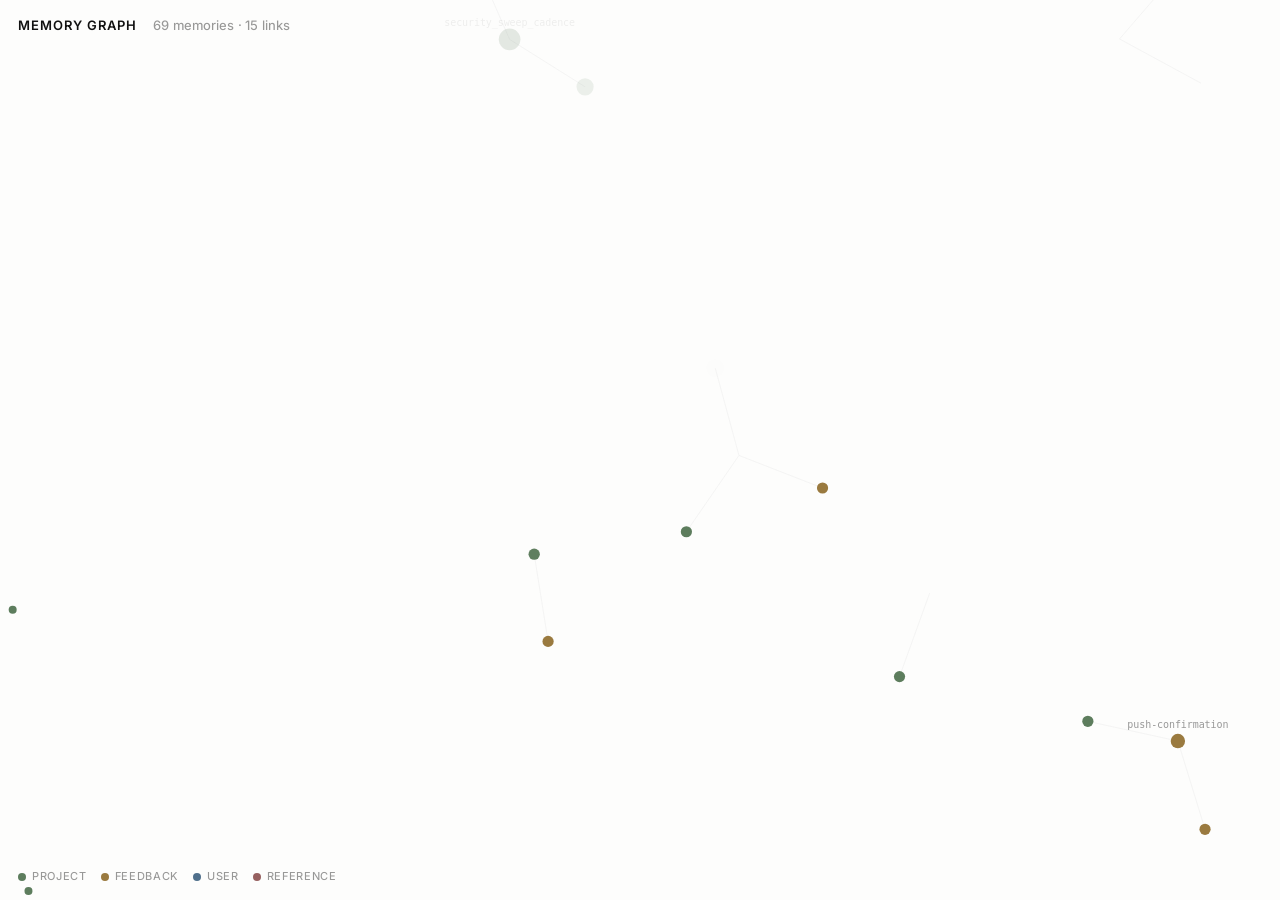
<file: public/graph/index.html>
<!doctype html>
<meta charset="utf-8">
<title>Memory Graph</title>
<meta name="viewport" content="width=device-width, initial-scale=1, maximum-scale=1, user-scalable=no">
<link rel="preconnect" href="https://fonts.gstatic.com" crossorigin>
<link href="https://fonts.googleapis.com/css2?family=Inter:wght@400..500&display=swap" rel="stylesheet">
<style>
/* palette from jaybulb.com tokens-sage.css, see design-tokens.css */
:root{
  --bg:#fdfdfc; --panel:#ffffff; --line:#ededed; --text:#111; --dim:rgba(0,0,0,.4);
  --project:#5d7d5d; --feedback:#9a7a3f; --user:#4f6f8b; --reference:#96605f;
}
@media (prefers-color-scheme: dark){:root{
  --bg:#111; --panel:#1a1a1a; --line:#2a2a2a; --text:#ededed; --dim:rgba(255,255,255,.45);
  --project:#8fa98f; --feedback:#c2a06b; --user:#7d97ad; --reference:#b08585;
}}
:root[data-theme="light"]{
  --bg:#fdfdfc; --panel:#ffffff; --line:#ededed; --text:#111; --dim:rgba(0,0,0,.4);
  --project:#5d7d5d; --feedback:#9a7a3f; --user:#4f6f8b; --reference:#96605f;
}
:root[data-theme="dark"]{
  --bg:#111; --panel:#1a1a1a; --line:#2a2a2a; --text:#ededed; --dim:rgba(255,255,255,.45);
  --project:#8fa98f; --feedback:#c2a06b; --user:#7d97ad; --reference:#b08585;
}
html,body{height:100%;margin:0;overflow:hidden}
body{background:var(--bg);color:var(--text);font:460 13px/1.7 'Inter',-apple-system,system-ui,sans-serif;letter-spacing:-.006em}
#c{position:fixed;inset:0;cursor:grab}
#c.drag{cursor:grabbing}
header{position:fixed;top:0;left:0;right:0;display:flex;align-items:baseline;gap:16px;
  padding:14px 18px;pointer-events:none}
h1{font-size:13px;font-weight:600;margin:0;letter-spacing:.08em;text-transform:uppercase}
#count{color:var(--dim)}
#legend{position:fixed;bottom:14px;left:18px;display:flex;gap:14px;flex-wrap:wrap;pointer-events:none}
.key{display:flex;align-items:center;gap:6px;color:var(--dim);font-size:11px;letter-spacing:.06em;text-transform:uppercase}
.key i{width:8px;height:8px;border-radius:50%;display:inline-block}
#card{position:fixed;max-width:300px;background:var(--panel);border:1px solid var(--line);
  padding:10px 12px;pointer-events:none;opacity:0;transition:opacity .12s}
#card b{display:block;font-size:12px;margin-bottom:4px}
#card p{margin:0;color:var(--dim);font-family:-apple-system,system-ui,sans-serif;font-size:12px}
@media (prefers-reduced-motion: reduce){ /* handled in JS via matchMedia */ }
</style>
<canvas id="c"></canvas>
<header><h1>Memory Graph</h1><span id="count"></span></header>
<div id="legend">
  <span class="key"><i style="background:var(--project)"></i>project</span>
  <span class="key"><i style="background:var(--feedback)"></i>feedback</span>
  <span class="key"><i style="background:var(--user)"></i>user</span>
  <span class="key"><i style="background:var(--reference)"></i>reference</span>
</div>
<div id="card"><b></b><p></p></div>
<script>
 const DATA = [{"id": "appstore_screenshot_resolutions", "desc": "Required pixel resolutions for App Store Connect screenshots and which simulators produce them", "type": "project", "links": []}, {"id": "auto_deploy_after_fixes", "desc": "Deploy automatically after completing fixes\u2014don't re-ask", "type": "project", "links": ["feedback_push_confirmation"]}, {"id": "feedback_auto_push", "desc": "Auto-commit and push changes after they pass tests/build, without asking first", "type": "feedback", "links": ["feedback_push_confirmation", "feedback_auto_deploy"]}, {"id": "automate_not_manual", "desc": "Never make user copy/paste code when automation is possible", "type": "project", "links": []}, {"id": "feedback_close_simulator", "desc": "Always shut down and quit the iOS Simulator when done using it", "type": "feedback", "links": []}, {"id": "feedback-cloudflare-dns-direct-api", "desc": "Use Cloudflare's REST API directly with CLOUDFLARE_API_[redacted] DNS changes instead of asking the user to do it manually or relying on wra", "type": "feedback", "links": ["project_echo_dns_blocker"]}, {"id": "feedback-cross-platform-changes", "desc": "Always propagate feature changes across every platform target (web, iOS, macOS, watchOS) a project ships, not just the one edited first", "type": "feedback", "links": []}, {"id": "finish-last-steps", "desc": "Always complete the full task through to done, don't stop at \\\"mostly fixed\\\" and wait to be asked for the remaining steps", "type": "project", "links": []}, {"id": "feedback-icon-asc-stale-build", "desc": "When an ASC-visible app icon looks wrong, check the build date vs the icon-fix commit date before touching source assets again", "type": "feedback", "links": ["project_lingo_parlay_state", "icon_ship_pipeline"]}, {"id": "feedback-ignore-sourcekit", "desc": "Never mention SourceKit false positives \u2014 user finds it annoying and irrelevant", "type": "feedback", "links": []}, {"id": "feedback-journal-day-accuracy", "desc": "Always verify the actual calendar day before writing journal section headers; the system date tells you the date but not the day name", "type": "feedback", "links": []}, {"id": "journal-push-open", "desc": "Always push/deploy the journal after updating it, and open the link or summarize the new entry", "type": "project", "links": []}, {"id": "feedback-journal-url-slug", "desc": "Journal post URLs use the filename slug, not the title \u2014 don't guess from title when opening entries", "type": "feedback", "links": []}, {"id": "no-browser-automation-unless-confirmed", "desc": "Avoid claude-in-chrome browser automation \u2014 heavy [redacted] confirm with user first", "type": "project", "links": ["cli-first"]}, {"id": "no-chrome-automation", "desc": "Don't use claude-in-chrome browser automation \u2014 burns [redacted] manual steps instead", "type": "project", "links": ["usage-conscious"]}, {"id": "feedback-no-generic-ai-ui", "desc": "Never use decorative border stripes, purple accents, purple-tinted backgrounds, gradients, drop shadows, or emojis in UI work \u2014 user hates t", "type": "feedback", "links": ["project_quotable_state"]}, {"id": "feedback-push-confirmation", "desc": "Don't repeatedly ask for confirmation before pushing committed changes when the user has already signaled they want it pushed", "type": "feedback", "links": ["nulljosh-github-io-books", "feedback_auto_deploy"]}, {"id": "feedback-shared-supabase-auth-config", "desc": "Supabase Auth config (site_url, uri_allow_list) is project-wide, not per-app \u2014 don't overwrite it when multiple apps share the spark project", "type": "feedback", "links": ["project_supabase_shared_spark"]}, {"id": "feedback-swiftui-compiler", "desc": "SwiftUI compiler type-checker timeouts \u2014 how to avoid them", "type": "feedback", "links": []}, {"id": "30s-design-system", "desc": "Portfolio theme \u2014 30s newsprint SUPERSEDED by sage.me minimal restyle 2026-07-06", "type": "project", "links": ["vibe-tokens-sync"]}, {"id": "project-app-renames", "desc": "Rename ASC apps \\\"Brief by Josh\\\" and \\\"Journal by Josh\\\" to better names this week", "type": "project", "links": []}, {"id": "asc-workflows-rollout", "desc": "All 8 app repos have .asc/workflow.json \u2014 releases are one asc workflow run command", "type": "project", "links": []}, {"id": "project-bank", "desc": "Neobank sandbox prototype (Wealthsimple-style) at ~/Documents/Code/bank", "type": "project", "links": ["shared-supabase-backend"]}, {"id": "project-bcgd-state", "desc": "BCGD monorepo state \u2014 web live, iOS companion app verified in sim 2026-07-10", "type": "project", "links": []}, {"id": "books-state", "desc": "Book summaries pipeline status \u2014 ML for Dummies complete, pc12/calc scans pending", "type": "project", "links": ["summarize-books skill"]}, {"id": "project_brief_multiuser", "desc": "Brief litigation app \u2014 web multi-user signup shipped, native still single-user", "type": "project", "links": ["project_supabase_shared_spark"]}, {"id": "project-brief-ship", "desc": "Casewright (brief iOS) 1.0.1 SUBMITTED for review 2026-07-06", "type": "project", "links": []}, {"id": "project_codebase_location", "desc": "Where the user's actual codebase/projects live on disk", "type": "project", "links": []}, {"id": "echo-state", "desc": "Echo iOS 1.3.3 rejected 2.1b (dead paywall btn), fixed b9 resubmitting 2026-07-10; Mac 1.3.3 uploaded", "type": "project", "links": []}, {"id": "project-epiphany-asc-cli", "desc": "App Store Connect CLI (asc) is installed and authenticated for Epiphany", "type": "project", "links": ["project_epiphany_ios_appstore"]}, {"id": "epiphany-flights-opensky", "desc": "Epiphany flights \u2014 OpenSky blocks BOTH Vercel and Cloudflare egress (relay 522'd); fix shipped 2026-06-11 = adsb.lol fallback in flights.js;", "type": "project", "links": []}, {"id": "project-epiphany-ios-appstore", "desc": "Epiphany iOS \u2014 v2.6.0 live in App Store (id[phone]), SnapTrade phantom holdings FIXED 2026-07-02 (account dedupe); Josh to eyeball force-syn", "type": "project", "links": ["project_epiphany_flights_opensky"]}, {"id": "epiphany_ios_june26_fixes", "desc": "iOS UI fixes and remaining issues from 2026-06-13 batch", "type": "project", "links": []}, {"id": "project-epiphany-ios-portfolio-fix", "desc": "iOS portfolio auto-refresh + $140 balance discrepancy (2026-06-16)", "type": "project", "links": []}, {"id": "epiphany-ios-refresh-fix", "desc": "iOS pull-to-refresh network error fix deployed", "type": "project", "links": []}, {"id": "epiphany-state", "desc": "Epiphany release status", "type": "project", "links": []}, {"id": "project_epiphany_venue_reviews", "desc": "Epiphany iOS venue map cards \u2014 Yelp key needed to add reviews/photos/description (TODO 2026-07-08)", "type": "project", "links": ["project_epiphany_ios_appstore", "project_epiphany_state"]}, {"id": "project-dose-state", "desc": "Healstack (formerly Dose) \u2014 App Store id[phone], v2.3.3 build valid on ASC", "type": "project", "links": []}, {"id": "icon-ship-pipeline", "desc": "2026-07-02 icon fix + ship batch \u2014 status of all app uploads", "type": "project", "links": []}, {"id": "icon-upload-pipeline", "desc": "asc xcode archive/export/upload works, but ASC build validation failures are invisible to the CLI \u2014 check email, not asc builds list", "type": "project", "links": ["project_icon_ship_pipeline"]}, {"id": "project-journal-ios", "desc": "Inkpress iOS (ASC[phone]) \u2014 1.0.2 WAITING_FOR_REVIEW as of 2026-07-11", "type": "project", "links": []}, {"id": "journal-separate-repo", "desc": "Journal is now a separate git repo at ~/Code/journal with own Vercel project", "type": "project", "links": []}, {"id": "project-lingo-name", "desc": "LingoAce is the App Store name for the Lingo app \u2014 Lingo, LingoPlay, LingoLeap, LingoQuest, LingoStar all taken", "type": "project", "links": []}, {"id": "project-lexly-state", "desc": "Lexly ship state \u2014 uploaded build broken, fix committed, new build needed", "type": "project", "links": []}, {"id": "project-lingobox-submission", "desc": "LingoBox iOS/macOS App Store submission status and remaining blockers", "type": "project", "links": []}, {"id": "project_nimble_gemma", "desc": "Nimble Gemma answer engine LIVE 2026-07-10 (worker deployed, key stored); same key powers Spark AI", "type": "project", "links": ["get-api-key"]}, {"id": "nyc-no-autoplay", "desc": "nyc game must be fully player-controlled \u2014 autoplay/directive engine deleted 2026-07-02, never reintroduce", "type": "project", "links": []}, {"id": "nyc-web-port", "desc": "nyc game has a separate JS web port at nyc.jaybulb.com (Vercel project nyc-web), source now in nyc/web/", "type": "project", "links": ["nyc-no-autoplay"]}, {"id": "portfolio-ios-app", "desc": "Portfolio now has its own iOS app (nulljosh.github.io/ios), separate from Inkpress", "type": "project", "links": ["portfolio-repo"]}, {"id": "\"\"", "desc": "", "type": "project", "links": ["project_codebase_location"]}, {"id": "resume-integration", "desc": "Resume lives inline in portfolio index.html, not as a separate file", "type": "project", "links": ["portfolio-repo"]}, {"id": "project-roadmap-ship", "desc": "Ship blockers as of 2026-06-29 night \u2014 Talli/NYC/Parlay Mac pushed; Spark Mac + Dose iOS still broken", "type": "project", "links": []}, {"id": "project-root-state", "desc": "root/etyma \u2014 dictionary + etymology app; Lookup v1 live 2026-07-10, repo archived into labs", "type": "project", "links": []}, {"id": "school_folder_structure", "desc": "School folder structure, courses, and custom quiz/study commands", "type": "project", "links": []}, {"id": "project_security_sweep_cadence", "desc": "Multi-project security-sweep skill exists; run every few days manually, no persistent automation", "type": "project", "links": ["project_codebase_location"]}, {"id": "project-shannon-pentest", "desc": "Shannon (Keygraph AI pentester) cloned and wired into a skill/slash-command; Docker not installed on this Mac yet", "type": "project", "links": ["project_security_sweep_cadence"]}, {"id": "project-ship-queue-20260707", "desc": "Talli/Echo/Inkpress TestFlight ship attempt 2026-07-07, mid-flight state and next steps", "type": "project", "links": []}, {"id": "project_social_signin_rollout", "desc": "Social sign-in providers rollout across apps \u2014 Epiphany first (X done, Facebook next)", "type": "project", "links": ["project_supabase_shared_spark"]}, {"id": "spark-fn-cap", "desc": "Spark Vercel Hobby caps at 12 serverless fns; auth routes consolidated into api/auth.js dispatcher", "type": "project", "links": ["spark-ship-state"]}, {"id": "spark-ship-state", "desc": "Spark current ship state \u2014 v2.1.0 live, App Store submission in progress", "type": "project", "links": ["user-usage-conscious"]}, {"id": "project-supabase-shared-spark", "desc": "Supabase free-tier project limit (2) is maxed out; reuse the \\\"spark\\\" project as shared backend for new small projects until upgrading to P", "type": "project", "links": []}, {"id": "talli-status", "desc": "Talli current version and ship status", "type": "project", "links": []}, {"id": "testflight-internal-groups", "desc": "TestFlight wiring is EMAIL-invite based, not ASC-user internal; stale/dup invites broke most apps \u2014 fix pending", "type": "project", "links": []}, {"id": "vibe-tokens-sync", "desc": "spark/wiretext/grapher import live portfolio [redacted] hardcode palette locally", "type": "project", "links": []}, {"id": "reference_asc_icon_fix", "desc": "Why App Store Connect apps show no icon / blank placeholder, and the /icon skill that fixes it", "type": "reference", "links": ["project_spark_ship_state"]}, {"id": "reference_obsidian_vault", "desc": "Obsidian vault path (moved to Obsidian iCloud container 2026-07-10, symlink at old path)", "type": "reference", "links": []}, {"id": "codebase_location", "desc": "Primary codebase location", "type": "project", "links": []}, {"id": "user-school-uvic", "desc": "Joshua is going to UVIC for computer science, not Capilano paralegal", "type": "user", "links": []}, {"id": "user-usage-conscious", "desc": "Joshua is on Claude Pro and watches usage closely \u2014 work lean", "type": "user", "links": []}];
const cvs=document.getElementById('c'),ctx=cvs.getContext('2d');
const card=document.getElementById('card');
let W,H,DPR=Math.min(devicePixelRatio||1,2);
function size(){W=innerWidth;H=innerHeight;cvs.width=W*DPR;cvs.height=H*DPR;cvs.style.width=W+'px';cvs.style.height=H+'px';ctx.setTransform(DPR,0,0,DPR,0,0)}
size();addEventListener('resize',size);
const reduced=matchMedia('(prefers-reduced-motion: reduce)').matches;

const byId={};DATA.forEach(n=>byId[n.id]=n);
// resolve links loosely: exact id or underscore/hyphen-normalized
const norm=s=>s.toLowerCase().replace(/-/g,'_');
const byNorm={};DATA.forEach(n=>byNorm[norm(n.id)]=n);
const edges=[];
DATA.forEach(n=>n.links.forEach(l=>{const t=byNorm[norm(l)];if(t&&t!==n)edges.push([n,t]);}));
const deg={};edges.forEach(([a,b])=>{deg[a.id]=(deg[a.id]||0)+1;deg[b.id]=(deg[b.id]||0)+1;});
document.getElementById('count').textContent=DATA.length+' memories · '+edges.length+' links';

const css=k=>getComputedStyle(document.documentElement).getPropertyValue('--'+k).trim();
// init: everything at center, bloom outward
DATA.forEach((n,i)=>{const a=i/DATA.length*Math.PI*2;
  n.x=W/2+Math.cos(a)*8;n.y=H/2+Math.sin(a)*8;n.vx=0;n.vy=0;
  n.r=4+Math.min(6,(deg[n.id]||0)*1.6);
  n.born=reduced?0:i*18; // staggered fade-in ms
});
let start=performance.now(),dragN=null,hoverN=null,px=0,py=0,panX=0,panY=0,panning=false,zoom=1;
cvs.addEventListener('wheel',e=>{e.preventDefault();
  const f=Math.exp(-e.deltaY*.0015),z=Math.min(4,Math.max(.25,zoom*f)),k=z/zoom;
  panX=e.clientX-(e.clientX-panX)*k;panY=e.clientY-(e.clientY-panY)*k;zoom=z;
},{passive:false});

function tick(){
  // forces: repulsion, spring on edges, mild centering
  for(let i=0;i<DATA.length;i++)for(let j=i+1;j<DATA.length;j++){
    const a=DATA[i],b=DATA[j];let dx=a.x-b.x,dy=a.y-b.y,d2=dx*dx+dy*dy+.01,d=Math.sqrt(d2);
    const f=Math.min(1200/d2,4);dx/=d;dy/=d;
    a.vx+=dx*f;a.vy+=dy*f;b.vx-=dx*f;b.vy-=dy*f;
  }
  edges.forEach(([a,b])=>{let dx=b.x-a.x,dy=b.y-a.y,d=Math.hypot(dx,dy)||1;
    const f=(d-90)*.004;dx/=d;dy/=d;
    a.vx+=dx*f*30;a.vy+=dy*f*30;b.vx-=dx*f*30;b.vy-=dy*f*30;});
  DATA.forEach(n=>{
    n.vx+=(W/2-n.x)*.0012;n.vy+=(H/2-n.y)*.0012;
    n.vx*=.86;n.vy*=.86;
    if(n!==dragN){n.x+=n.vx;n.y+=n.vy;}
  });
}
function draw(now){
  const t=now-start;
  ctx.clearRect(0,0,W,H);
  ctx.save();ctx.translate(panX,panY);ctx.scale(zoom,zoom);
  ctx.strokeStyle=css('line');ctx.lineWidth=1;
  edges.forEach(([a,b])=>{
    const al=reduced?1:Math.min(1,Math.max(0,(t-400)/600));
    if(al<=0)return;ctx.globalAlpha=al*(hoverN&&(a===hoverN||b===hoverN)?1:.55);
    ctx.beginPath();ctx.moveTo(a.x,a.y);ctx.lineTo(b.x,b.y);ctx.stroke();
  });
  DATA.forEach(n=>{
    const al=reduced?1:Math.min(1,Math.max(0,(t-n.born)/350));
    if(al<=0)return;
    const pop=reduced?1:1+.6*Math.max(0,1-(t-n.born)/350); // slight overshoot shrink
    ctx.globalAlpha=al;
    ctx.fillStyle=css(n.type);
    ctx.beginPath();ctx.arc(n.x,n.y,n.r*pop,0,7);ctx.fill();
    if(n===hoverN){ctx.strokeStyle=css('text');ctx.lineWidth=1.5;ctx.stroke();}
    if(n.r>6||n===hoverN){
      ctx.fillStyle=css(n===hoverN?'text':'dim');ctx.font='10px ui-monospace,Menlo,monospace';
      ctx.textAlign='center';ctx.fillText(n.id.replace(/^(project|feedback|user|reference)[_-]/,''),n.x,n.y-n.r-6);
    }
  });
  ctx.restore();ctx.globalAlpha=1;
}
function loop(now){tick();draw(now);requestAnimationFrame(loop)}
requestAnimationFrame(loop);

function pick(x,y){x=(x-panX)/zoom;y=(y-panY)/zoom;return DATA.find(n=>Math.hypot(n.x-x,n.y-y)<n.r+6)}
function pos(e){const t=e.touches?e.touches[0]:e;return[t.clientX,t.clientY]}
function down(e){const[x,y]=pos(e);dragN=pick(x,y);if(!dragN){panning=true;}px=x;py=y;cvs.classList.add('drag');if(e.touches)e.preventDefault();}
function move(e){const[x,y]=pos(e);
  if(dragN){dragN.x+=(x-px)/zoom;dragN.y+=(y-py)/zoom;}
  else if(panning){panX+=x-px;panY+=y-py;}
  else{hoverN=pick(x,y);
    if(hoverN){card.querySelector('b').textContent=hoverN.id;
      card.querySelector('p').textContent=hoverN.desc||hoverN.type;
      card.style.left=Math.min(x+14,W-320)+'px';card.style.top=Math.min(y+14,H-90)+'px';card.style.opacity=1;}
    else card.style.opacity=0;}
  px=x;py=y;if(e.touches)e.preventDefault();}
function up(){dragN=null;panning=false;cvs.classList.remove('drag')}
cvs.addEventListener('mousedown',down);cvs.addEventListener('mousemove',move);
addEventListener('mouseup',up);
cvs.addEventListener('touchstart',down,{passive:false});
cvs.addEventListener('touchmove',e=>{const[x,y]=pos(e);const n=pick(x,y);if(n&&!dragN&&!panning){hoverN=n;move(e);}else move(e)},{passive:false});
addEventListener('touchend',()=>{up();setTimeout(()=>{hoverN=null;card.style.opacity=0},1800)});
</script>
</file>
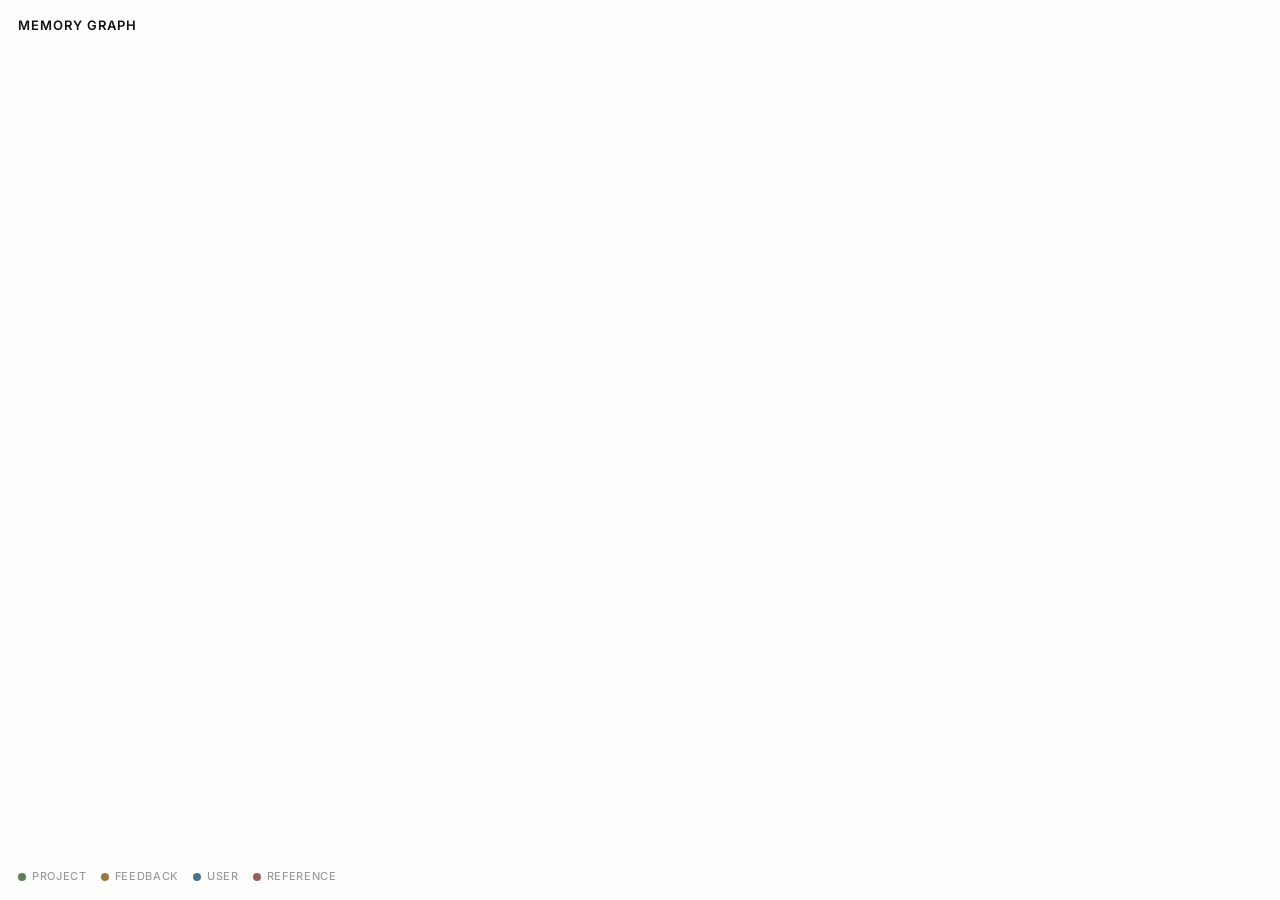
<file: public/graph/template.html>
<!doctype html>
<meta charset="utf-8">
<title>Memory Graph</title>
<meta name="viewport" content="width=device-width, initial-scale=1, maximum-scale=1, user-scalable=no">
<link rel="preconnect" href="https://fonts.gstatic.com" crossorigin>
<link href="https://fonts.googleapis.com/css2?family=Inter:wght@400..500&display=swap" rel="stylesheet">
<style>
/* palette from jaybulb.com tokens-sage.css, see design-tokens.css */
:root{
  --bg:#fdfdfc; --panel:#ffffff; --line:#ededed; --text:#111; --dim:rgba(0,0,0,.4);
  --project:#5d7d5d; --feedback:#9a7a3f; --user:#4f6f8b; --reference:#96605f;
}
@media (prefers-color-scheme: dark){:root{
  --bg:#111; --panel:#1a1a1a; --line:#2a2a2a; --text:#ededed; --dim:rgba(255,255,255,.45);
  --project:#8fa98f; --feedback:#c2a06b; --user:#7d97ad; --reference:#b08585;
}}
:root[data-theme="light"]{
  --bg:#fdfdfc; --panel:#ffffff; --line:#ededed; --text:#111; --dim:rgba(0,0,0,.4);
  --project:#5d7d5d; --feedback:#9a7a3f; --user:#4f6f8b; --reference:#96605f;
}
:root[data-theme="dark"]{
  --bg:#111; --panel:#1a1a1a; --line:#2a2a2a; --text:#ededed; --dim:rgba(255,255,255,.45);
  --project:#8fa98f; --feedback:#c2a06b; --user:#7d97ad; --reference:#b08585;
}
html,body{height:100%;margin:0;overflow:hidden}
body{background:var(--bg);color:var(--text);font:460 13px/1.7 'Inter',-apple-system,system-ui,sans-serif;letter-spacing:-.006em}
#c{position:fixed;inset:0;cursor:grab}
#c.drag{cursor:grabbing}
header{position:fixed;top:0;left:0;right:0;display:flex;align-items:baseline;gap:16px;
  padding:14px 18px;pointer-events:none}
h1{font-size:13px;font-weight:600;margin:0;letter-spacing:.08em;text-transform:uppercase}
#count{color:var(--dim)}
#legend{position:fixed;bottom:14px;left:18px;display:flex;gap:14px;flex-wrap:wrap;pointer-events:none}
.key{display:flex;align-items:center;gap:6px;color:var(--dim);font-size:11px;letter-spacing:.06em;text-transform:uppercase}
.key i{width:8px;height:8px;border-radius:50%;display:inline-block}
#card{position:fixed;max-width:300px;background:var(--panel);border:1px solid var(--line);
  padding:10px 12px;pointer-events:none;opacity:0;transition:opacity .12s}
#card b{display:block;font-size:12px;margin-bottom:4px}
#card p{margin:0;color:var(--dim);font-family:-apple-system,system-ui,sans-serif;font-size:12px}
@media (prefers-reduced-motion: reduce){ /* handled in JS via matchMedia */ }
</style>
<canvas id="c"></canvas>
<header><h1>Memory Graph</h1><span id="count"></span></header>
<div id="legend">
  <span class="key"><i style="background:var(--project)"></i>project</span>
  <span class="key"><i style="background:var(--feedback)"></i>feedback</span>
  <span class="key"><i style="background:var(--user)"></i>user</span>
  <span class="key"><i style="background:var(--reference)"></i>reference</span>
</div>
<div id="card"><b></b><p></p></div>
<script>
 const DATA = __DATA__;
const cvs=document.getElementById('c'),ctx=cvs.getContext('2d');
const card=document.getElementById('card');
let W,H,DPR=Math.min(devicePixelRatio||1,2);
function size(){W=innerWidth;H=innerHeight;cvs.width=W*DPR;cvs.height=H*DPR;cvs.style.width=W+'px';cvs.style.height=H+'px';ctx.setTransform(DPR,0,0,DPR,0,0)}
size();addEventListener('resize',size);
const reduced=matchMedia('(prefers-reduced-motion: reduce)').matches;

const byId={};DATA.forEach(n=>byId[n.id]=n);
// resolve links loosely: exact id or underscore/hyphen-normalized
const norm=s=>s.toLowerCase().replace(/-/g,'_');
const byNorm={};DATA.forEach(n=>byNorm[norm(n.id)]=n);
const edges=[];
DATA.forEach(n=>n.links.forEach(l=>{const t=byNorm[norm(l)];if(t&&t!==n)edges.push([n,t]);}));
const deg={};edges.forEach(([a,b])=>{deg[a.id]=(deg[a.id]||0)+1;deg[b.id]=(deg[b.id]||0)+1;});
document.getElementById('count').textContent=DATA.length+' memories · '+edges.length+' links';

const css=k=>getComputedStyle(document.documentElement).getPropertyValue('--'+k).trim();
// init: everything at center, bloom outward
DATA.forEach((n,i)=>{const a=i/DATA.length*Math.PI*2;
  n.x=W/2+Math.cos(a)*8;n.y=H/2+Math.sin(a)*8;n.vx=0;n.vy=0;
  n.r=4+Math.min(6,(deg[n.id]||0)*1.6);
  n.born=reduced?0:i*18; // staggered fade-in ms
});
let start=performance.now(),dragN=null,hoverN=null,px=0,py=0,panX=0,panY=0,panning=false,zoom=1;
cvs.addEventListener('wheel',e=>{e.preventDefault();
  const f=Math.exp(-e.deltaY*.0015),z=Math.min(4,Math.max(.25,zoom*f)),k=z/zoom;
  panX=e.clientX-(e.clientX-panX)*k;panY=e.clientY-(e.clientY-panY)*k;zoom=z;
},{passive:false});

function tick(){
  // forces: repulsion, spring on edges, mild centering
  for(let i=0;i<DATA.length;i++)for(let j=i+1;j<DATA.length;j++){
    const a=DATA[i],b=DATA[j];let dx=a.x-b.x,dy=a.y-b.y,d2=dx*dx+dy*dy+.01,d=Math.sqrt(d2);
    const f=Math.min(1200/d2,4);dx/=d;dy/=d;
    a.vx+=dx*f;a.vy+=dy*f;b.vx-=dx*f;b.vy-=dy*f;
  }
  edges.forEach(([a,b])=>{let dx=b.x-a.x,dy=b.y-a.y,d=Math.hypot(dx,dy)||1;
    const f=(d-90)*.004;dx/=d;dy/=d;
    a.vx+=dx*f*30;a.vy+=dy*f*30;b.vx-=dx*f*30;b.vy-=dy*f*30;});
  DATA.forEach(n=>{
    n.vx+=(W/2-n.x)*.0012;n.vy+=(H/2-n.y)*.0012;
    n.vx*=.86;n.vy*=.86;
    if(n!==dragN){n.x+=n.vx;n.y+=n.vy;}
  });
}
function draw(now){
  const t=now-start;
  ctx.clearRect(0,0,W,H);
  ctx.save();ctx.translate(panX,panY);ctx.scale(zoom,zoom);
  ctx.strokeStyle=css('line');ctx.lineWidth=1;
  edges.forEach(([a,b])=>{
    const al=reduced?1:Math.min(1,Math.max(0,(t-400)/600));
    if(al<=0)return;ctx.globalAlpha=al*(hoverN&&(a===hoverN||b===hoverN)?1:.55);
    ctx.beginPath();ctx.moveTo(a.x,a.y);ctx.lineTo(b.x,b.y);ctx.stroke();
  });
  DATA.forEach(n=>{
    const al=reduced?1:Math.min(1,Math.max(0,(t-n.born)/350));
    if(al<=0)return;
    const pop=reduced?1:1+.6*Math.max(0,1-(t-n.born)/350); // slight overshoot shrink
    ctx.globalAlpha=al;
    ctx.fillStyle=css(n.type);
    ctx.beginPath();ctx.arc(n.x,n.y,n.r*pop,0,7);ctx.fill();
    if(n===hoverN){ctx.strokeStyle=css('text');ctx.lineWidth=1.5;ctx.stroke();}
    if(n.r>6||n===hoverN){
      ctx.fillStyle=css(n===hoverN?'text':'dim');ctx.font='10px ui-monospace,Menlo,monospace';
      ctx.textAlign='center';ctx.fillText(n.id.replace(/^(project|feedback|user|reference)[_-]/,''),n.x,n.y-n.r-6);
    }
  });
  ctx.restore();ctx.globalAlpha=1;
}
function loop(now){tick();draw(now);requestAnimationFrame(loop)}
requestAnimationFrame(loop);

function pick(x,y){x=(x-panX)/zoom;y=(y-panY)/zoom;return DATA.find(n=>Math.hypot(n.x-x,n.y-y)<n.r+6)}
function pos(e){const t=e.touches?e.touches[0]:e;return[t.clientX,t.clientY]}
function down(e){const[x,y]=pos(e);dragN=pick(x,y);if(!dragN){panning=true;}px=x;py=y;cvs.classList.add('drag');if(e.touches)e.preventDefault();}
function move(e){const[x,y]=pos(e);
  if(dragN){dragN.x+=(x-px)/zoom;dragN.y+=(y-py)/zoom;}
  else if(panning){panX+=x-px;panY+=y-py;}
  else{hoverN=pick(x,y);
    if(hoverN){card.querySelector('b').textContent=hoverN.id;
      card.querySelector('p').textContent=hoverN.desc||hoverN.type;
      card.style.left=Math.min(x+14,W-320)+'px';card.style.top=Math.min(y+14,H-90)+'px';card.style.opacity=1;}
    else card.style.opacity=0;}
  px=x;py=y;if(e.touches)e.preventDefault();}
function up(){dragN=null;panning=false;cvs.classList.remove('drag')}
cvs.addEventListener('mousedown',down);cvs.addEventListener('mousemove',move);
addEventListener('mouseup',up);
cvs.addEventListener('touchstart',down,{passive:false});
cvs.addEventListener('touchmove',e=>{const[x,y]=pos(e);const n=pick(x,y);if(n&&!dragN&&!panning){hoverN=n;move(e);}else move(e)},{passive:false});
addEventListener('touchend',()=>{up();setTimeout(()=>{hoverN=null;card.style.opacity=0},1800)});
</script>
</file>
